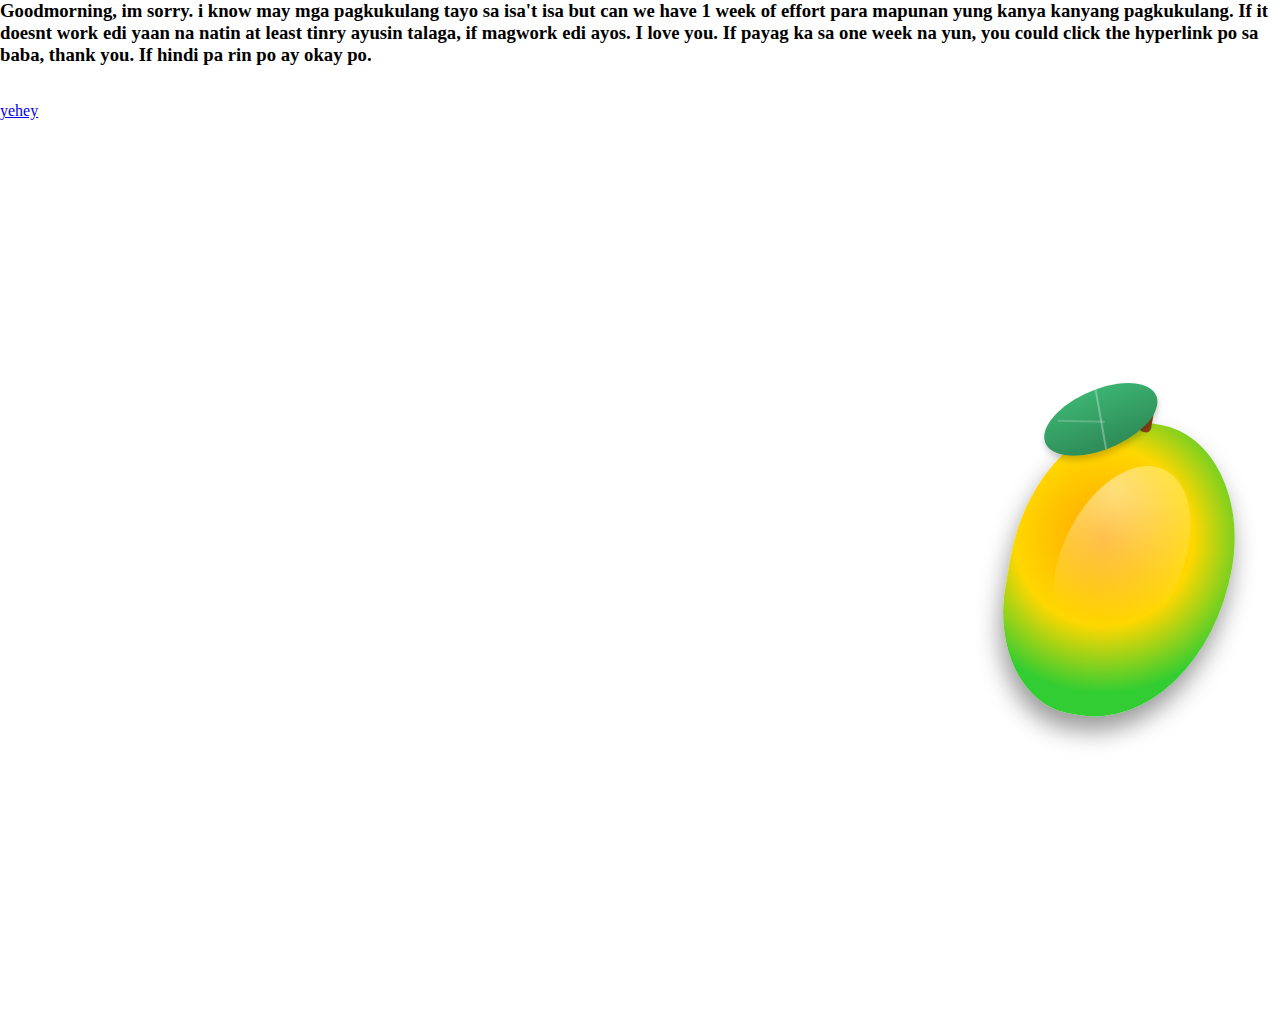
<file: index.html>
<!DOCTYPE html>
<html lang="en">
<head>
    <meta charset="UTF-8">
    <meta name="viewport" content="width=device-width, initial-scale=1.0">
    <title>Document</title>
    <link rel="stylesheet" href="assets/style/style.css">
    <link rel="stylesheet" href="assets/style/chickenbiryani.css">
</head>

<body>
    <h3>Goodmorning, im sorry. i know may mga pagkukulang tayo sa isa't isa but can we have 1 week of effort para mapunan yung kanya kanyang pagkukulang. If it doesnt work edi yaan na natin at least tinry ayusin talaga, if magwork edi ayos. I love you. If payag ka sa one week na yun, you could click the hyperlink po sa baba, thank you. If hindi pa rin po ay okay po.</h3>
    <br><br>
    <a href="movies.html">yehey</a>
    <aside class="lyka">
        <div class="mango">
            <div class="stem"></div>
            <div class="leaf"></div>
        </div>
    </aside>
</body>

</html>
</file>
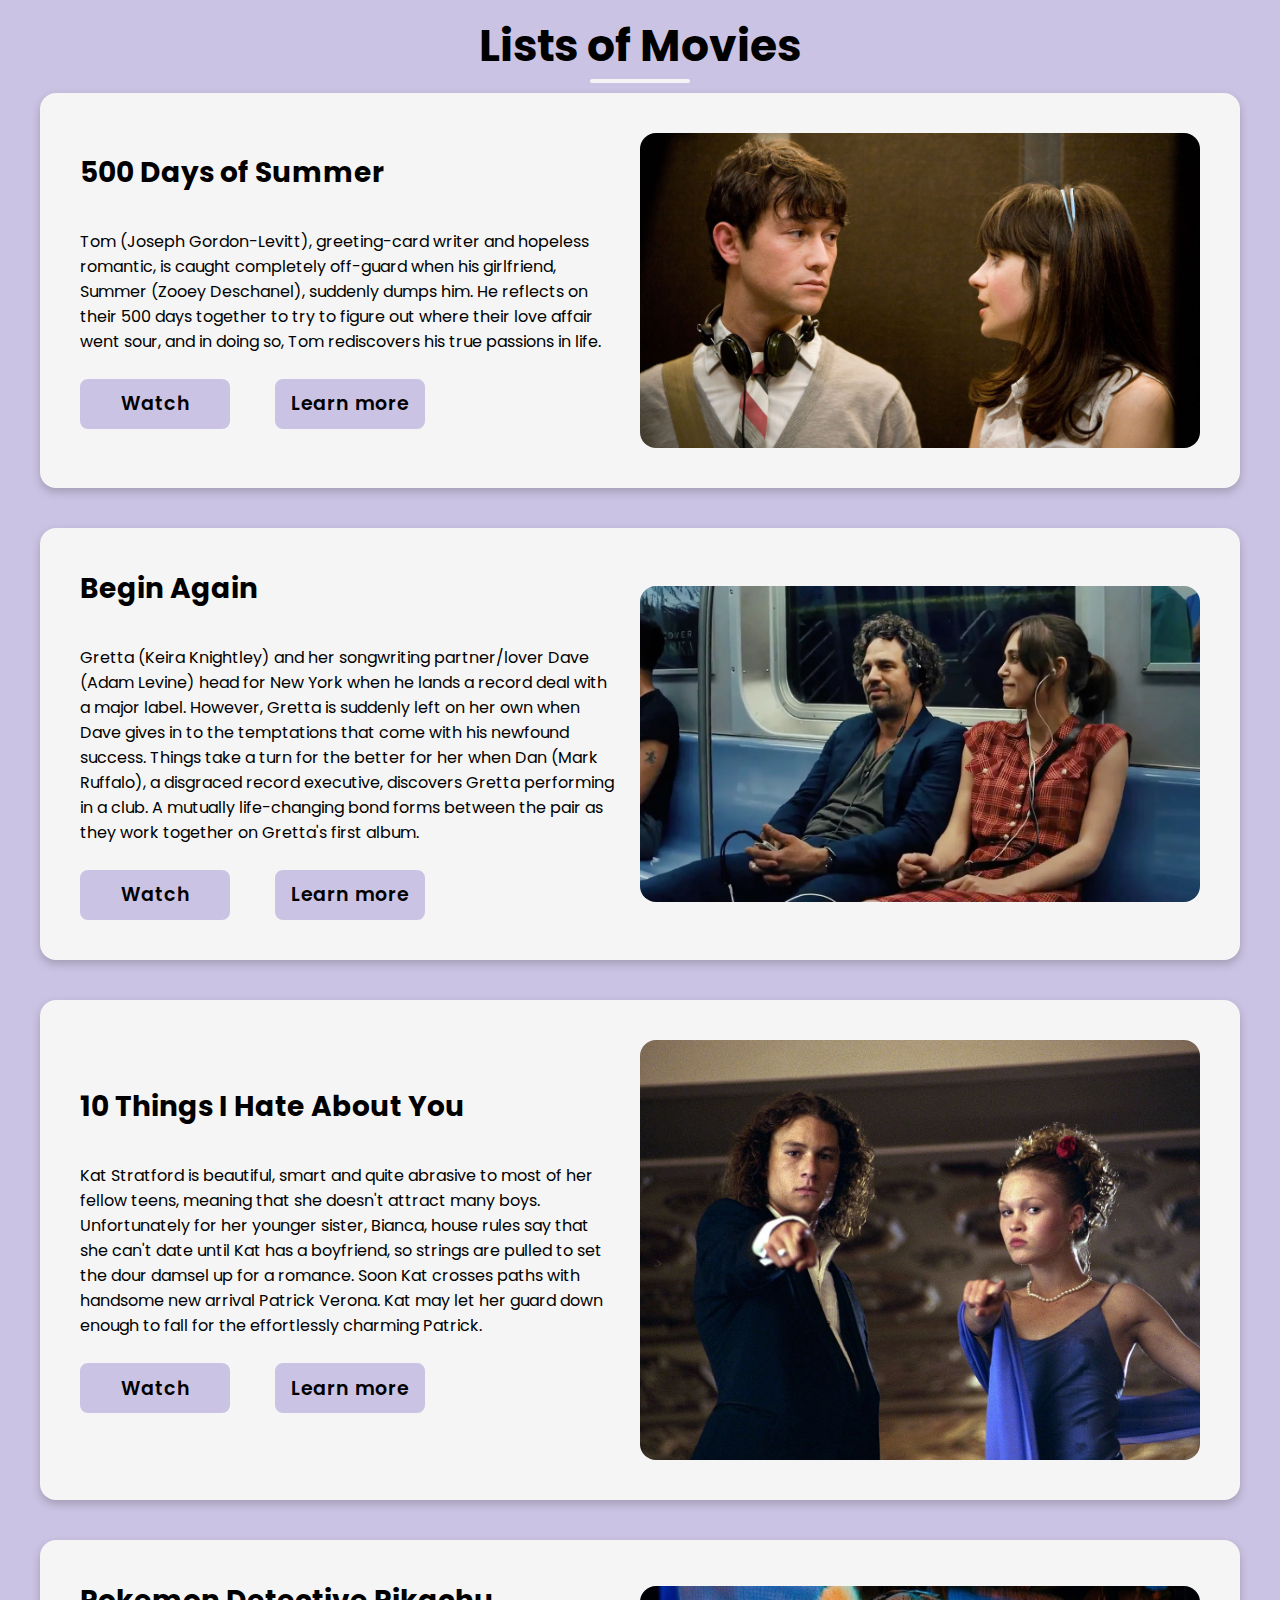
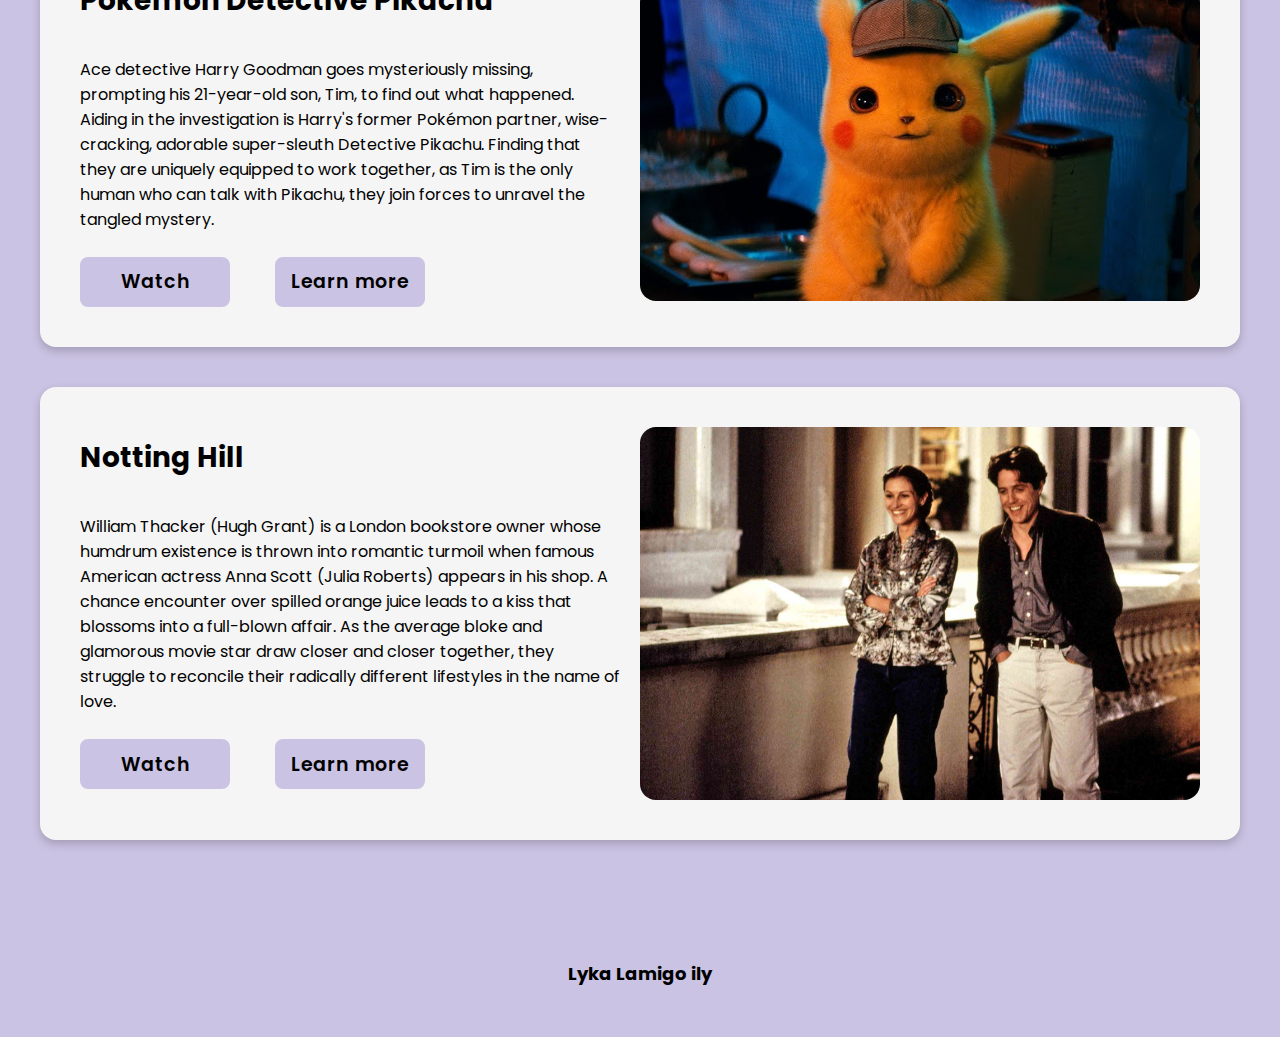
<file: movies.html>
<!DOCTYPE html>
<html lang="en">
<head>
    <meta charset="UTF-8">
    <meta name="viewport" content="width=device-width, initial-scale=1.0">
    <title>love lyka</title>
    <link rel="icon" href="/assets/images/orange.jpg" type="image/x-icon">
    <link rel="stylesheet" href="assets/style/movies.css">
    <link href="https://fonts.googleapis.com/css2?family=Poppins:wght@400;700&display=swap" rel="stylesheet">

</head>
<body>
    <section class="project1">
        <h1 class="projH">Lists of Movies</h1>

        <div class="project1-content">
            <div class="left-content">
                <h1>500 Days of Summer</h1>
                <br>
                <p>Tom (Joseph Gordon-Levitt), greeting-card writer and hopeless romantic, is caught completely off-guard when his girlfriend, Summer (Zooey Deschanel), suddenly dumps him. He reflects on their 500 days together to try to figure out where their love affair went sour, and in doing so, Tom rediscovers his true passions in life.</p>
                <br>
                <div class="btn-box">
                    <a href="https://tinyzonetv.cc/movie/watch-500-days-of-summer-2009-free-18376" target="_blank">Watch</a>
                    <a href="https://www.rottentomatoes.com/m/500_days_of_summer" target="_blank">Learn more</a>
                </div>
            </div>

            <div class="right-content">
                <img src="/assets/images/summer.jpg" alt="500 Days of Summer" />
            </div>
        </div>
    </section>

    <section class="project1">
        <div class="project1-content">
            <div class="left-content">
                <h1>Begin Again</h1>
                <br>
                <p>Gretta (Keira Knightley) and her songwriting partner/lover Dave (Adam Levine) head for New York when he lands a record deal with a major label. However, Gretta is suddenly left on her own when Dave gives in to the temptations that come with his newfound success. Things take a turn for the better for her when Dan (Mark Ruffalo), a disgraced record executive, discovers Gretta performing in a club. A mutually life-changing bond forms between the pair as they work together on Gretta's first album.</p>
                <br>
                <div class="btn-box">
                    <a href="https://tinyzonetv.cc/movie/watch-begin-again-2013-free-17867" target="_blank">Watch</a>
                    <a href="https://www.rottentomatoes.com/m/begin_again_2013" target="_blank">Learn more</a>
                </div>
            </div>
            <div class="right-content">
                <img src="/assets/images/begin_a.jpg" alt="Begin Again" />
            </div>
        </div>
    </section>

    <section class="project1">
        <div class="project1-content">
            <div class="left-content">
                <h1>10 Things I Hate About You</h1>
                <br>
                <p>Kat Stratford is beautiful, smart and quite abrasive to most of her fellow teens, meaning that she doesn't attract many boys. Unfortunately for her younger sister, Bianca, house rules say that she can't date until Kat has a boyfriend, so strings are pulled to set the dour damsel up for a romance. Soon Kat crosses paths with handsome new arrival Patrick Verona. Kat may let her guard down enough to fall for the effortlessly charming Patrick.</p>
                <br>
                <div class="btn-box">
                    <a href="https://tinyzonetv.cc/movie/watch-10-things-i-hate-about-you-1999-free-18907" target="_blank">Watch</a>
                    <a href="https://www.rottentomatoes.com/m/10_things_i_hate_about_you" target="_blank">Learn more</a>
                </div>
            </div>
            <div class="right-content">
                <img src="/assets/images/things.jpg" alt="10 Things I Hate ABout You" />
            </div>
        </div>
    </section>

    <section class="project1">
        <div class="project1-content">
            <div class="left-content">
                <h1>Pokemon Detective Pikachu</h1>
                <br>
                <p>Ace detective Harry Goodman goes mysteriously missing, prompting his 21-year-old son, Tim, to find out what happened. Aiding in the investigation is Harry's former Pokémon partner, wise-cracking, adorable super-sleuth Detective Pikachu. Finding that they are uniquely equipped to work together, as Tim is the only human who can talk with Pikachu, they join forces to unravel the tangled mystery.</p>
                <br>
                <div class="btn-box">
                    <a href="https://tinyzonetv.cc/movie/watch-pokemon-detective-pikachu-2019-free-1301" target="_blank">Watch</a>
                    <a href="https://www.rottentomatoes.com/m/pokemon_detective_pikachu" target="_blank">Learn more</a>
                </div>
            </div>
            <div class="right-content">
                <img src="/assets/images/pikachu.jpg" alt="Pokemon Detective Pikachu" />
            </div>
        </div>
    </section>

    <section class="project1">
        <div class="project1-content">
            <div class="left-content">
                <h1>Notting Hill</h1>
                <br>
                <p>William Thacker (Hugh Grant) is a London bookstore owner whose humdrum existence is thrown into romantic turmoil when famous American actress Anna Scott (Julia Roberts) appears in his shop. A chance encounter over spilled orange juice leads to a kiss that blossoms into a full-blown affair. As the average bloke and glamorous movie star draw closer and closer together, they struggle to reconcile their radically different lifestyles in the name of love.</p>
                <br>
                <div class="btn-box">
                    <a href="https://tinyzonetv.cc/movie/watch-notting-hill-1999-free-18104" target="_blank">Watch</a>
                    <a href="https://www.rottentomatoes.com/m/notting_hill" target="_blank">Learn more</a>
                </div>
            </div>
            <div class="right-content">
                <img src="/assets/images/notting.jpg" alt="Notting Hill" />
            </div>
        </div>
    </section>

    <footer class="socmed">
        <h2 class="socmed-heading">Lyka Lamigo ily</h2>
    </footer>
</body>
</html>
</file>
<file: assets/style/style.css>
* {
    margin: 0;
    padding: 0;
    box-sizing: border-box;
}

body {
    background: white;
    color: black;
}

.lyka {
    display: flex;
    justify-content: flex-end;
    align-items: center;
    height: 100vh;
    background-color: white;
    padding-right: 50px; 
}
</file>
<file: assets/style/chickenbiryani.css>
.mango {
    width: 220px; 
    height: 300px; 
    background: radial-gradient(circle at 40% 40%, #FFA500, #FFD700 40%, #32CD32 70%); 
    border-radius: 55% 45% 60% 40%; 
    position: relative;
    transform: rotate(10deg);
    box-shadow: 0px 15px 25px rgba(0, 0, 0, 0.4); 
    overflow: visible; 
}

.stem {
    width: 12px;
    height: 30px;
    background-color: #8B4513;
    border-radius: 5px;
    position: absolute;
    top: -20px;
    left: 50%;
    transform: translateX(-50%);
}

.leaf {
    width: 120px; 
    height: 60px; 
    background: linear-gradient(to bottom, #3CB371, #2E8B57); 
    border-radius: 50% 50% 50% 50%; 
    position: absolute;
    top: -25px; 
    left: 5px; 
    transform: rotate(-30deg) skewX(-10deg);
    box-shadow: 0 4px 6px rgba(0, 0, 0, 0.2); 
    z-index: 1; 
    animation: sway 3s ease-in-out infinite;
}

@keyframes sway {
    0% {
        transform: rotate(-20deg) skewX(-10deg); 
    }
    50% {
        transform: rotate(-40deg) skewX(-8deg); 
    }
    100% {
        transform: rotate(-20deg) skewX(-10deg); 
    }
}

.leaf:before {
    content: '';
    position: absolute;
    width: 2px;
    height: 100%;
    background-color: rgba(255, 255, 255, 0.3); 
    left: 50%;
    transform: translateX(-50%);
}

.leaf:after {
    content: '';
    position: absolute;
    width: 50px;
    height: 2px;
    background-color: rgba(255, 255, 255, 0.2); 
    top: 40%;
    left: 15px;
    transform: rotate(20deg);
}

.mango:before {
    content: '';
    position: absolute;
    top: 40px;
    left: 50px;
    width: 120px;
    height: 200px;
    background: radial-gradient(circle at 20% 20%, rgba(255, 255, 255, 0.8), rgba(255, 255, 255, 0) 70%);
    border-radius: 50%;
    transform: rotate(15deg);
    opacity: 0.6; 
}
</file>
<file: assets/style/movies.css>
* {
    margin: 0;
    padding: 0;
    box-sizing: border-box;
    font-family: poppins;
}

body {
    background: #CBC3E3;
    color: black;
}

.project1 { 
    padding: 20px;
}

.projH {
    text-align: center;
    margin-bottom: 20px;
    font-size: 44px;
    font-weight: 700;
    line-height: 1.2;
    position: relative;
}

.projH::after {
    content: '';
    position: absolute;
    left: 50%;
    bottom: -10px;
    transform: translateX(-50%);
    width: 100px; 
    height: 4px;
    background-color: whitesmoke;
    border-radius: 2px;
}

.project1-content {
    display: flex;
    justify-content: space-between;
    align-items: center;
    box-shadow: 0px 4px 10px rgba(0, 0, 0, 0.2);
    border-radius: 16px;
    padding: 40px;
    margin: 0 auto;
    max-width: 1200px;
    background-color: whitesmoke;
}

.left-content {
    width: 50%;
    padding-right: 20px;
}

.left-content h1 {
    font-size: 28px;
    margin-bottom: 10px;
}

.right-content {
    width: 50%;
    display: flex;
    justify-content: center; 
    align-items: center;
}

.right-content img {
    width: 100%; 
    height: auto;
    border-radius: 16px;
    object-fit: cover;
}

.btn-box {
    display: flex;
    justify-content: space-between;
    width: 345px;
    height: 50px;
}

.btn-box a {
    position: relative;
    display: inline-flex;
    justify-content: center;
    width: 150px;
    height: 100%;
    align-items: center;
    background: #CBC3E3;
    border: 2px solid #CBC3E3;
    border-radius: 8px;
    font-size: 19px;
    color: black;
    text-decoration: none;
    font-weight: 600;
    letter-spacing: 1px;
    z-index: 1;
    overflow: hidden;
    transition: .5s;
}

.btn-box a:hover {
    color: #CBC3E3;
}

.btn-box a::before {
    content: '';
    position: absolute;
    top: 0;
    left: 0;
    width: 0;
    height: 100%;
    background: whitesmoke;
    z-index: -1;
    transition: .5s;
}

.btn-box a:hover::before {
    width: 100%;
}

.socmed {
    position: relative;
    width: 100%;
    padding: 50px 10%;
    text-align: center;
    display: flex;
    flex-direction: column;
    align-items: center;

}

.socmed-heading {
    margin-top: 50px;
    font-size: 18px;
    color: black;
    text-align: center;
}
</file>
